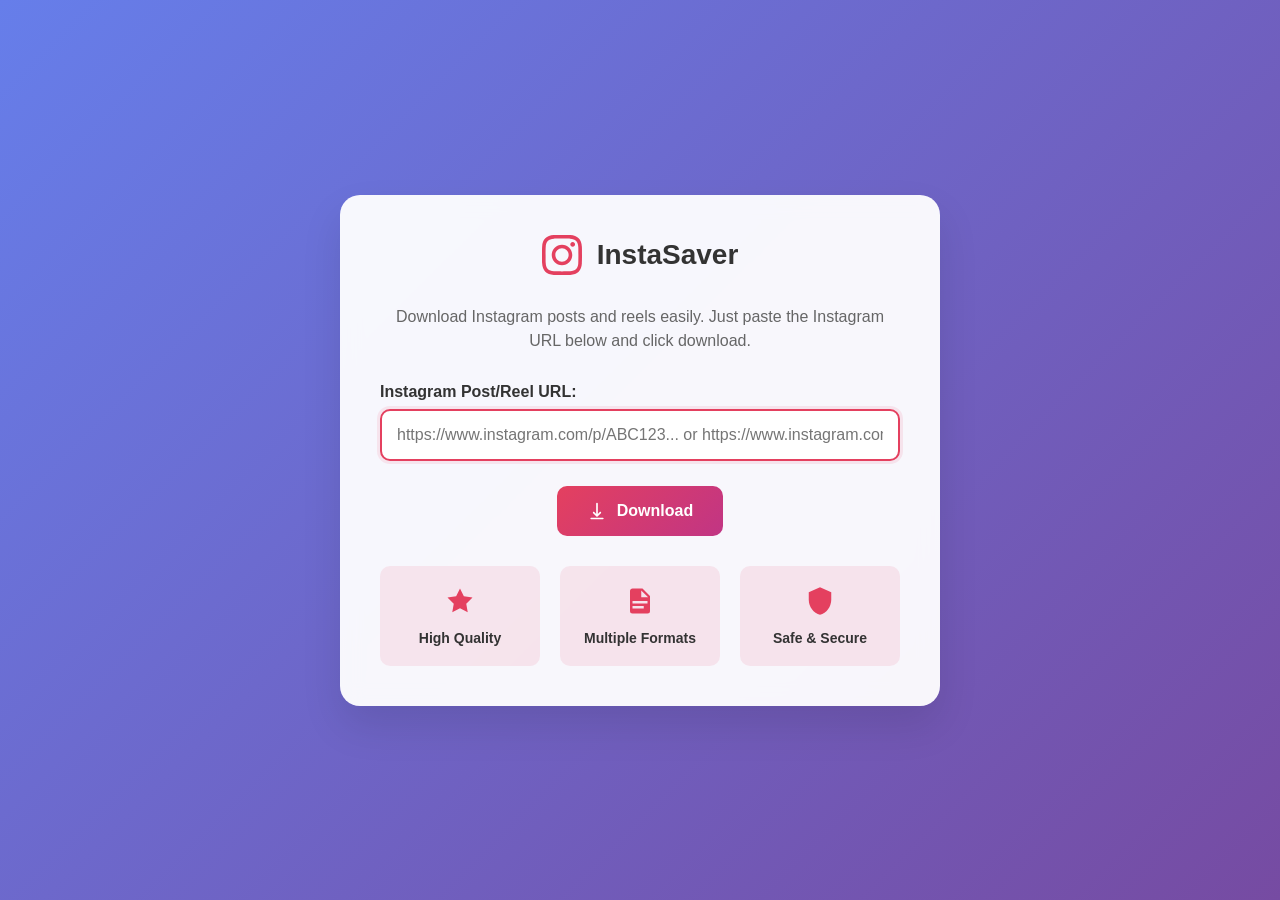
<file: ig.html>
<!DOCTYPE html>
<html lang="en">
<head>
    <meta charset="UTF-8">
    <meta name="viewport" content="width=device-width, initial-scale=1.0">
    <title>InstaSaver - Instagram Media Downloader</title>
    <style>
        * {
            margin: 0;
            padding: 0;
            box-sizing: border-box;
        }

        body {
            font-family: -apple-system, BlinkMacSystemFont, 'Segoe UI', Roboto, sans-serif;
            background: linear-gradient(135deg, #667eea 0%, #764ba2 100%);
            min-height: 100vh;
            display: flex;
            align-items: center;
            justify-content: center;
            padding: 20px;
        }

        .container {
            background: rgba(255, 255, 255, 0.95);
            backdrop-filter: blur(10px);
            border-radius: 20px;
            padding: 40px;
            box-shadow: 0 20px 40px rgba(0, 0, 0, 0.1);
            max-width: 600px;
            width: 100%;
            text-align: center;
        }

        .logo {
            display: flex;
            align-items: center;
            justify-content: center;
            gap: 15px;
            margin-bottom: 30px;
        }

        .logo svg {
            width: 40px;
            height: 40px;
            fill: #e4405f;
        }

        .logo h1 {
            color: #333;
            font-size: 28px;
            font-weight: 700;
        }

        .description {
            color: #666;
            margin-bottom: 30px;
            font-size: 16px;
            line-height: 1.5;
        }

        .input-group {
            margin-bottom: 25px;
            text-align: left;
        }

        label {
            display: block;
            margin-bottom: 8px;
            color: #333;
            font-weight: 600;
        }

        input[type="url"] {
            width: 100%;
            padding: 15px;
            border: 2px solid #e1e5e9;
            border-radius: 10px;
            font-size: 16px;
            transition: all 0.3s ease;
            background: white;
        }

        input[type="url"]:focus {
            outline: none;
            border-color: #e4405f;
            box-shadow: 0 0 0 3px rgba(228, 64, 95, 0.1);
        }

        .download-btn {
            background: linear-gradient(135deg, #e4405f, #c13584);
            color: white;
            border: none;
            padding: 15px 30px;
            border-radius: 10px;
            font-size: 16px;
            font-weight: 600;
            cursor: pointer;
            transition: all 0.3s ease;
            display: inline-flex;
            align-items: center;
            gap: 10px;
            min-width: 160px;
            justify-content: center;
        }

        .download-btn:hover {
            transform: translateY(-2px);
            box-shadow: 0 10px 20px rgba(228, 64, 95, 0.3);
        }

        .download-btn:disabled {
            opacity: 0.6;
            cursor: not-allowed;
            transform: none;
        }

        .status {
            margin-top: 20px;
            padding: 15px;
            border-radius: 10px;
            font-weight: 500;
            display: none;
        }

        .status.success {
            background: #d4edda;
            color: #155724;
            border: 1px solid #c3e6cb;
        }

        .status.error {
            background: #f8d7da;
            color: #721c24;
            border: 1px solid #f5c6cb;
        }

        .status.info {
            background: #d1ecf1;
            color: #0c5460;
            border: 1px solid #bee5eb;
        }

        .loading {
            display: inline-block;
            width: 20px;
            height: 20px;
            border: 2px solid #ffffff;
            border-radius: 50%;
            border-top-color: transparent;
            animation: spin 1s ease-in-out infinite;
        }

        @keyframes spin {
            to { transform: rotate(360deg); }
        }

        .features {
            margin-top: 30px;
            display: grid;
            grid-template-columns: repeat(auto-fit, minmax(150px, 1fr));
            gap: 20px;
            text-align: center;
        }

        .feature {
            padding: 20px;
            background: rgba(228, 64, 95, 0.1);
            border-radius: 10px;
        }

        .feature svg {
            width: 30px;
            height: 30px;
            fill: #e4405f;
            margin-bottom: 10px;
        }

        .feature h3 {
            color: #333;
            font-size: 14px;
            font-weight: 600;
        }

        @media (max-width: 480px) {
            .container {
                padding: 30px 20px;
            }
            
            .logo h1 {
                font-size: 24px;
            }
        }
    </style>
</head>
<body>
    <div class="container">
        <div class="logo">
            <svg viewBox="0 0 24 24">
                <path d="M12 2.163c3.204 0 3.584.012 4.85.07 3.252.148 4.771 1.691 4.919 4.919.058 1.265.069 1.645.069 4.849 0 3.205-.012 3.584-.069 4.849-.149 3.225-1.664 4.771-4.919 4.919-1.266.058-1.644.07-4.85.07-3.204 0-3.584-.012-4.849-.07-3.26-.149-4.771-1.699-4.919-4.92-.058-1.265-.07-1.644-.07-4.849 0-3.204.013-3.583.07-4.849.149-3.227 1.664-4.771 4.919-4.919 1.266-.057 1.645-.069 4.849-.069zm0-2.163c-3.259 0-3.667.014-4.947.072-4.358.2-6.78 2.618-6.98 6.98-.059 1.281-.073 1.689-.073 4.948 0 3.259.014 3.668.072 4.948.2 4.358 2.618 6.78 6.98 6.98 1.281.058 1.689.072 4.948.072 3.259 0 3.668-.014 4.948-.072 4.354-.2 6.782-2.618 6.979-6.98.059-1.28.073-1.689.073-4.948 0-3.259-.014-3.667-.072-4.947-.196-4.354-2.617-6.78-6.979-6.98-1.281-.059-1.69-.073-4.949-.073zm0 5.838c-3.403 0-6.162 2.759-6.162 6.162s2.759 6.163 6.162 6.163 6.162-2.759 6.162-6.163c0-3.403-2.759-6.162-6.162-6.162zm0 10.162c-2.209 0-4-1.79-4-4 0-2.209 1.791-4 4-4s4 1.791 4 4c0 2.21-1.791 4-4 4zm6.406-11.845c-.796 0-1.441.645-1.441 1.44s.645 1.44 1.441 1.44c.795 0 1.439-.645 1.439-1.44s-.644-1.44-1.439-1.44z"/>
            </svg>
            <h1>InstaSaver</h1>
        </div>
        
        <p class="description">
            Download Instagram posts and reels easily. Just paste the Instagram URL below and click download.
        </p>

        <div class="input-group">
            <label for="instagram-url">Instagram Post/Reel URL:</label>
            <input 
                type="url" 
                id="instagram-url" 
                placeholder="https://www.instagram.com/p/ABC123... or https://www.instagram.com/reel/XYZ789..."
                required
            >
        </div>

        <button class="download-btn" onclick="downloadMedia()">
            <svg width="20" height="20" fill="currentColor" viewBox="0 0 24 24">
                <path d="M12 2C11.4477 2 11 2.44772 11 3V15.5858L8.70711 13.2929C8.31658 12.9024 7.68342 12.9024 7.29289 13.2929C6.90237 13.6834 6.90237 14.3166 7.29289 14.7071L11.2929 18.7071C11.6834 19.0976 12.3166 19.0976 12.7071 18.7071L16.7071 14.7071C17.0976 14.3166 17.0976 13.6834 16.7071 13.2929C16.3166 12.9024 15.6834 12.9024 15.2929 13.2929L13 15.5858V3C13 2.44772 12.5523 2 12 2ZM5 20C4.44772 20 4 20.4477 4 21C4 21.5523 4.44772 22 5 22H19C19.5523 22 20 21.5523 20 21C20 20.4477 19.5523 20 19 20H5Z"/>
            </svg>
            <span>Download</span>
        </button>

        <div class="status" id="status"></div>

        <div class="features">
            <div class="feature">
                <svg viewBox="0 0 24 24">
                    <path d="M12 2l3.09 6.26L22 9.27l-5 4.87 1.18 6.88L12 17.77l-6.18 3.25L7 14.14 2 9.27l6.91-1.01L12 2z"/>
                </svg>
                <h3>High Quality</h3>
            </div>
            <div class="feature">
                <svg viewBox="0 0 24 24">
                    <path d="M13 9h5.5L13 3.5V9zM6 2h8l6 6v12a2 2 0 01-2 2H6a2 2 0 01-2-2V4c0-1.1.9-2 2-2zm9 16v-2H6v2h9zm3-4v-2H6v2h12z"/>
                </svg>
                <h3>Multiple Formats</h3>
            </div>
            <div class="feature">
                <svg viewBox="0 0 24 24">
                    <path d="M12 1L3 5v6c0 5.55 3.84 10.74 9 12 5.16-1.26 9-6.45 9-12V5l-9-4z"/>
                </svg>
                <h3>Safe & Secure</h3>
            </div>
        </div>
    </div>

    <script>
        function showStatus(message, type) {
            const status = document.getElementById('status');
            status.textContent = message;
            status.className = `status ${type}`;
            status.style.display = 'block';
            
            if (type === 'success' || type === 'error') {
                setTimeout(() => {
                    status.style.display = 'none';
                }, 5000);
            }
        }

        function downloadFile(url, filename) {
            return fetch(url)
                .then(response => {
                    if (!response.ok) {
                        throw new Error(`HTTP error! status: ${response.status}`);
                    }
                    return response.blob();
                })
                .then(blob => {
                    const blobUrl = URL.createObjectURL(blob);
                    const a = document.createElement('a');
                    a.href = blobUrl;
                    a.download = filename;
                    document.body.appendChild(a);
                    a.click();
                    document.body.removeChild(a);
                    URL.revokeObjectURL(blobUrl);
                })
                .catch(error => {
                    console.error(`Error downloading ${filename}:`, error);
                    throw error;
                });
        }

        function extractUrls(data, type) {
            try {
                let mediaItems;
                
                // Try different possible data structures
                if (data.items && data.items[0]) {
                    mediaItems = data.items[0];
                } else if (data.data && data.data.items && data.data.items[0]) {
                    mediaItems = data.data.items[0];
                } else {
                    throw new Error('Media items not found in response');
                }

                if (type === 'post') {
                    const singleMulti = mediaItems.carousel_media ? mediaItems.carousel_media : [mediaItems];
                    return singleMulti
                        .map(mediaItem => mediaItem.image_versions2?.candidates[0]?.url)
                        .filter(url => url);
                } else {
                    return mediaItems.video_versions?.[0]?.url;
                }
            } catch (error) {
                console.error(`Error extracting ${type} URLs:`, error);
                return type === 'post' ? [] : null;
            }
        }

        async function fetchInstagramData(url) {
            // Extract shortcode from URL
            const match = url.match(/\/(p|reel)\/([a-zA-Z0-9_-]+)/);
            if (!match) {
                throw new Error('Invalid Instagram URL format');
            }

            const [, type, shortcode] = match;
            
            // This is a simplified approach - in a real implementation, you would need:
            // 1. A backend service to handle Instagram API requests
            // 2. Proper authentication and rate limiting
            // 3. CORS proxy for cross-origin requests
            
            // For demonstration purposes, we'll show how the extraction would work
            // if you had access to Instagram's data
            showStatus('Note: This is a demo version. In a real implementation, you would need a backend service to fetch Instagram data due to CORS restrictions.', 'info');
            
            // Simulated response structure (this would come from your backend)
            const simulatedData = {
                items: [{
                    image_versions2: {
                        candidates: [{ url: 'https://example.com/image.jpg' }]
                    },
                    video_versions: [{ url: 'https://example.com/video.mp4' }],
                    carousel_media: null
                }]
            };

            return { data: simulatedData, type: type === 'p' ? 'post' : 'reel', shortcode };
        }

        async function downloadMedia() {
            const urlInput = document.getElementById('instagram-url');
            const downloadBtn = document.querySelector('.download-btn');
            const url = urlInput.value.trim();

            if (!url) {
                showStatus('Please enter an Instagram URL', 'error');
                return;
            }

            if (!url.includes('instagram.com')) {
                showStatus('Please enter a valid Instagram URL', 'error');
                return;
            }

            // Disable button and show loading
            downloadBtn.disabled = true;
            downloadBtn.innerHTML = '<div class="loading"></div><span>Processing...</span>';

            try {
                showStatus('Processing Instagram URL...', 'info');
                
                const { data, type, shortcode } = await fetchInstagramData(url);
                
                if (type === 'post') {
                    const imageUrls = extractUrls(data, 'post');
                    if (imageUrls.length === 0) {
                        throw new Error('No images found in this post');
                    }
                    
                    showStatus(`Found ${imageUrls.length} image(s). Starting download...`, 'info');
                    
                    for (let i = 0; i < imageUrls.length; i++) {
                        await downloadFile(imageUrls[i], `${shortcode}_${i + 1}.jpg`);
                    }
                    
                    showStatus(`Successfully downloaded ${imageUrls.length} image(s)!`, 'success');
                } else {
                    const videoUrl = extractUrls(data, 'reel');
                    if (!videoUrl) {
                        throw new Error('No video found in this reel');
                    }
                    
                    showStatus('Found video. Starting download...', 'info');
                    await downloadFile(videoUrl, `${shortcode}.mp4`);
                    showStatus('Successfully downloaded video!', 'success');
                }

            } catch (error) {
                console.error('Download error:', error);
                showStatus(`Error: ${error.message}`, 'error');
            } finally {
                // Re-enable button
                downloadBtn.disabled = false;
                downloadBtn.innerHTML = `
                    <svg width="20" height="20" fill="currentColor" viewBox="0 0 24 24">
                        <path d="M12 2C11.4477 2 11 2.44772 11 3V15.5858L8.70711 13.2929C8.31658 12.9024 7.68342 12.9024 7.29289 13.2929C6.90237 13.6834 6.90237 14.3166 7.29289 14.7071L11.2929 18.7071C11.6834 19.0976 12.3166 19.0976 12.7071 18.7071L16.7071 14.7071C17.0976 14.3166 17.0976 13.6834 16.7071 13.2929C16.3166 12.9024 15.6834 12.9024 15.2929 13.2929L13 15.5858V3C13 2.44772 12.5523 2 12 2ZM5 20C4.44772 20 4 20.4477 4 21C4 21.5523 4.44772 22 5 22H19C19.5523 22 20 21.5523 20 21C20 20.4477 19.5523 20 19 20H5Z"/>
                    </svg>
                    <span>Download</span>
                `;
            }
        }

        // Allow Enter key to trigger download
        document.getElementById('instagram-url').addEventListener('keypress', function(e) {
            if (e.key === 'Enter') {
                downloadMedia();
            }
        });

        // Auto-focus on URL input
        document.getElementById('instagram-url').focus();
    </script>
</body>
</html>
</file>
